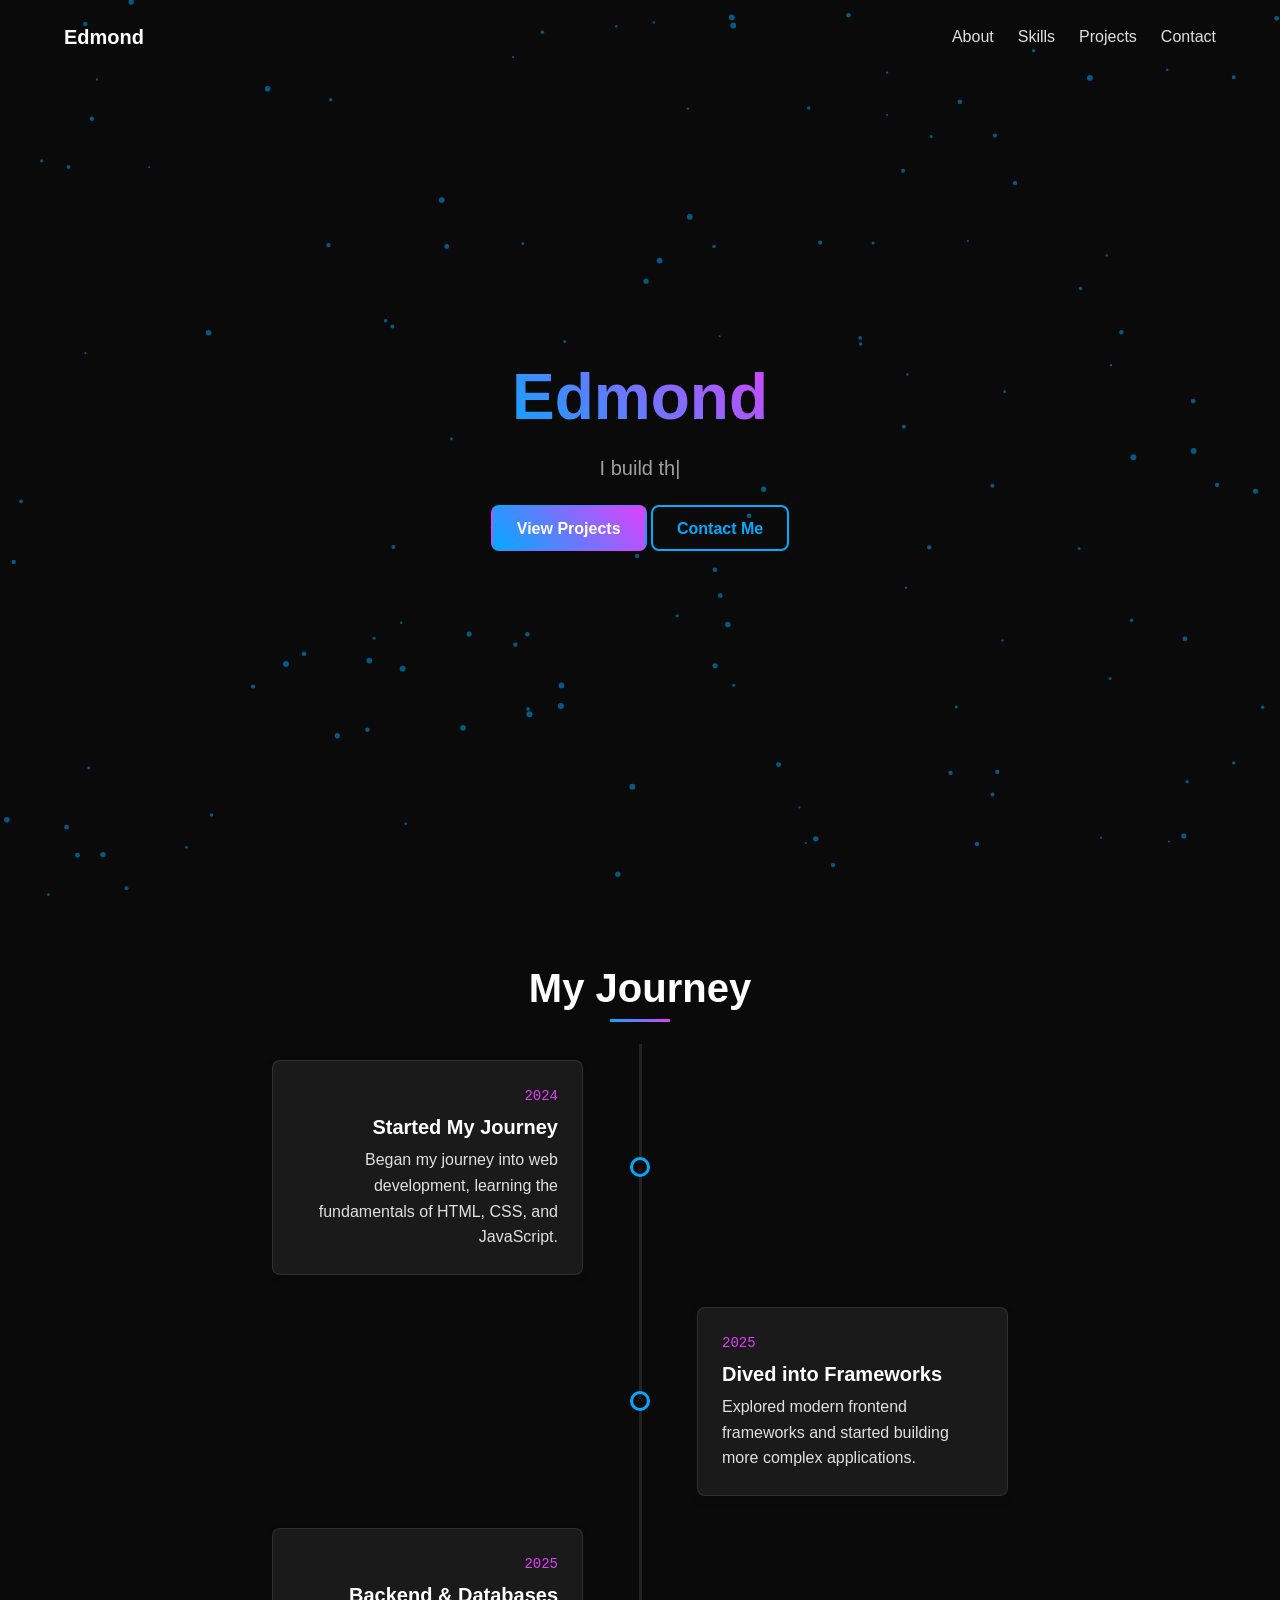
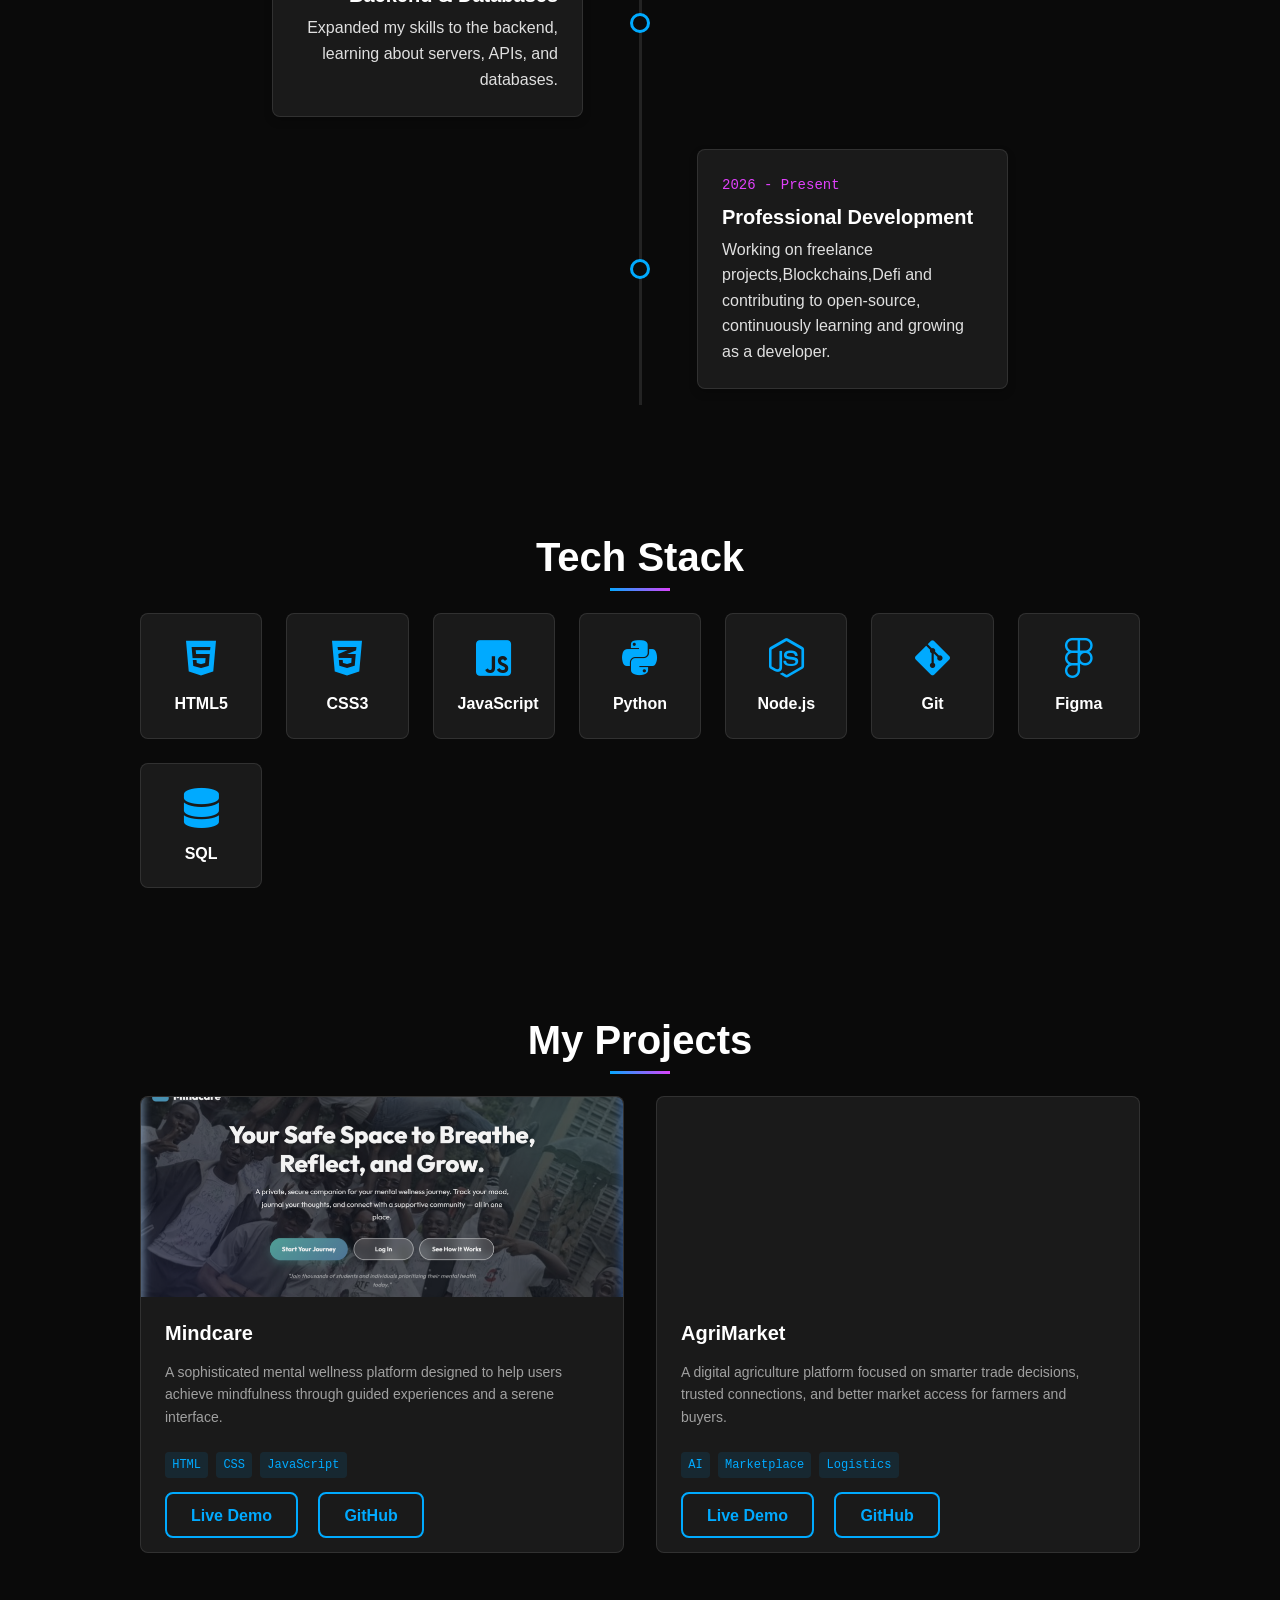
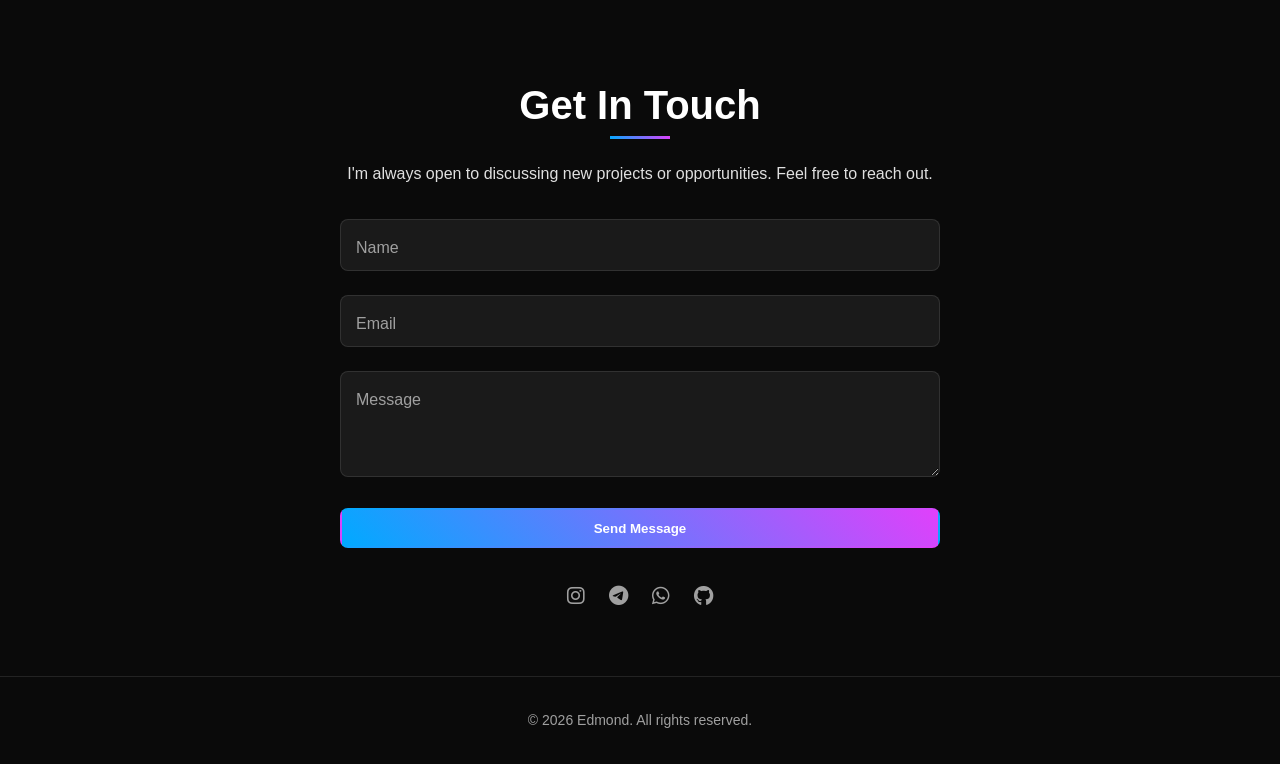
<file: index.html>
<!DOCTYPE html>
<html lang="en">
<head>
    <meta charset="UTF-8">
    <meta name="viewport" content="width=device-width, initial-scale=1.0">
    <title>Edmond | Developer Portfolio</title>
    <link rel="stylesheet" href="style.css">
    <link rel="stylesheet" href="https://cdnjs.cloudflare.com/ajax/libs/font-awesome/6.0.0/css/all.min.css">
</head>
<body>
    <nav class="navbar">
        <div class="navbar-container">
            <a class="nav-logo" href="#hero">Edmond</a>
            <div class="nav-menu">
                <a href="#about">About</a>
                <a href="#skills">Skills</a>
                <a href="#projects">Projects</a>
                <a href="#contact">Contact</a>
            </div>
            <button class="hamburger" aria-label="Toggle menu">
                <span></span>
                <span></span>
            </button>
        </div>
    </nav>

    <main>
        <section id="hero" class="hero-section">
            <div class="hero-content">
                <h1 class="hero-name">Edmond</h1>
                <p class="hero-tagline">
                    <span class="typing-text"></span>
                </p>
                <div class="hero-cta">
                    <a href="#projects" class="btn btn-primary">View Projects</a>
                    <a href="#contact" class="btn btn-secondary">Contact Me</a>
                </div>
            </div>
            <canvas id="hero-canvas"></canvas>
        </section>

        <section id="about" class="content-section">
            <h2 class="section-title">My Journey</h2>
            <div class="timeline">
                <!-- Timeline items will be injected by JS -->
            </div>
        </section>

        <section id="skills" class="content-section">
            <h2 class="section-title">Tech Stack</h2>
            <div class="skills-grid">
                <!-- Skill cards will be injected by JS -->
            </div>
        </section>

        <section id="projects" class="content-section">
            <h2 class="section-title">My Projects</h2>
            <div class="projects-grid">
                <!-- Project cards will be injected by JS -->
            </div>
        </section>

        <section id="contact" class="content-section">
            <h2 class="section-title">Get In Touch</h2>
            <div class="contact-container">
                <p>I'm always open to discussing new projects or opportunities. Feel free to reach out.</p>
                <form id="contact-form" class="contact-form">
                    <div class="form-group">
                        <input type="text" id="name" name="name" required>
                        <label for="name">Name</label>
                    </div>
                    <div class="form-group">
                        <input type="email" id="email" name="email" required>
                        <label for="email">Email</label>
                    </div>
                    <div class="form-group">
                        <textarea id="message" name="message" rows="4" required></textarea>
                        <label for="message">Message</label>
                    </div>
                    <button type="submit" class="btn btn-primary">Send Message</button>
                </form>
                <div class="social-links">
                     <a href="https://www.instagram.com/_chapelle._/" target="_blank" rel="noopener noreferrer" aria-label="Instagram"><i class="fab fa-instagram"></i></a>
                    <a href="https://t.me/troybug" target="_blank" rel="noopener noreferrer" aria-label="Telegram"><i class="fab fa-telegram"></i></a>
                    <a href="https://wa.me/254798150436" target="_blank" rel="noopener noreferrer" aria-label="WhatsApp"><i class="fab fa-whatsapp"></i></a>
                    <a href="https://github.com/edm-ond" target="_blank" rel="noopener noreferrer" aria-label="GitHub"><i class="fab fa-github"></i></a>
                </div>
            </div>
        </section>
    </main>

    <footer class="footer">
        <p>&copy; 2026 Edmond. All rights reserved.</p>
    </footer>

    <script src="script.js"></script>
</body>
</html>
</file>
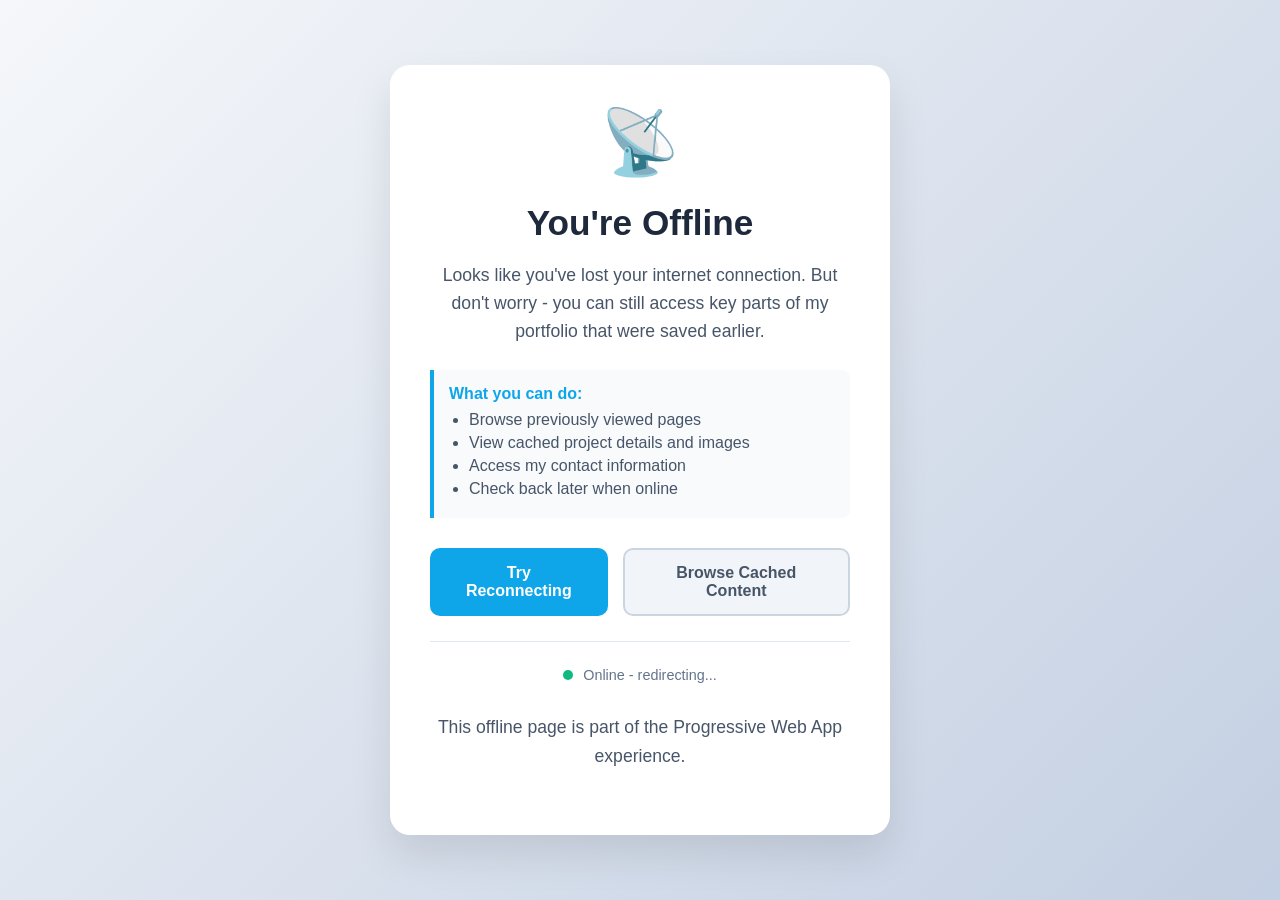
<file: offline.html>
<!DOCTYPE html>
<html lang="en">
<head>
    <meta charset="UTF-8">
    <meta name="viewport" content="width=device-width, initial-scale=1.0">
    <title>Offline | My Portfolio</title>
    <style>
        /* Reset and base styles */
        * {
            margin: 0;
            padding: 0;
            box-sizing: border-box;
        }

        body {
            font-family: -apple-system, BlinkMacSystemFont, 'Segoe UI', Roboto, Oxygen, Ubuntu, sans-serif;
            background: linear-gradient(135deg, #f5f7fa 0%, #c3cfe2 100%);
            min-height: 100vh;
            display: flex;
            align-items: center;
            justify-content: center;
            color: #333;
            padding: 20px;
        }

        /* Offline container */
        .offline-container {
            max-width: 500px;
            text-align: center;
            background: white;
            border-radius: 20px;
            padding: 40px;
            box-shadow: 0 20px 40px rgba(0, 0, 0, 0.1);
            animation: fadeIn 0.6s ease-out;
        }

        /* Icon styling */
        .offline-icon {
            font-size: 64px;
            margin-bottom: 20px;
            color: #64748b;
        }

        /* Heading and text */
        h1 {
            font-size: 2.2rem;
            margin-bottom: 15px;
            color: #1e293b;
            line-height: 1.3;
        }

        p {
            font-size: 1.1rem;
            line-height: 1.6;
            margin-bottom: 25px;
            color: #475569;
        }

        /* Hint section */
        .hint {
            background: #f8fafc;
            border-left: 4px solid #0ea5e9;
            padding: 15px;
            margin: 25px 0;
            text-align: left;
            border-radius: 0 8px 8px 0;
        }

        .hint h3 {
            color: #0ea5e9;
            margin-bottom: 8px;
            font-size: 1rem;
        }

        .hint ul {
            padding-left: 20px;
        }

        .hint li {
            margin-bottom: 5px;
            color: #475569;
        }

        /* Action buttons */
        .actions {
            display: flex;
            gap: 15px;
            justify-content: center;
            margin-top: 30px;
        }

        .btn {
            padding: 14px 28px;
            border-radius: 10px;
            font-weight: 600;
            font-size: 1rem;
            cursor: pointer;
            transition: all 0.3s ease;
            border: none;
            text-decoration: none;
            display: inline-block;
        }

        .btn-primary {
            background: #0ea5e9;
            color: white;
        }

        .btn-primary:hover {
            background: #0284c7;
            transform: translateY(-2px);
            box-shadow: 0 5px 15px rgba(14, 165, 233, 0.3);
        }

        .btn-secondary {
            background: #f1f5f9;
            color: #475569;
            border: 2px solid #cbd5e1;
        }

        .btn-secondary:hover {
            background: #e2e8f0;
            transform: translateY(-2px);
        }

        /* Status indicator */
        .status {
            display: flex;
            align-items: center;
            justify-content: center;
            gap: 10px;
            margin-top: 25px;
            padding-top: 25px;
            border-top: 1px solid #e2e8f0;
            color: #64748b;
            font-size: 0.9rem;
        }

        .status-dot {
            width: 10px;
            height: 10px;
            border-radius: 50%;
            background: #ef4444;
            animation: pulse 2s infinite;
        }

        /* Footer */
        .footer {
            margin-top: 30px;
            font-size: 0.9rem;
            color: #94a3b8;
        }

        /* Animations */
        @keyframes fadeIn {
            from {
                opacity: 0;
                transform: translateY(20px);
            }
            to {
                opacity: 1;
                transform: translateY(0);
            }
        }

        @keyframes pulse {
            0%, 100% {
                opacity: 1;
            }
            50% {
                opacity: 0.5;
            }
        }

        /* Responsive */
        @media (max-width: 600px) {
            .offline-container {
                padding: 30px 20px;
                margin: 10px;
            }
            
            .actions {
                flex-direction: column;
            }
            
            .btn {
                width: 100%;
            }
            
            h1 {
                font-size: 1.8rem;
            }
        }

        /* Dark mode support */
        @media (prefers-color-scheme: dark) {
            body {
                background: linear-gradient(135deg, #1e293b 0%, #0f172a 100%);
                color: #e2e8f0;
            }
            
            .offline-container {
                background: #334155;
                color: #e2e8f0;
            }
            
            h1 {
                color: #f1f5f9;
            }
            
            p {
                color: #cbd5e1;
            }
            
            .hint {
                background: #475569;
                color: #e2e8f0;
            }
            
            .hint li {
                color: #cbd5e1;
            }
            
            .btn-secondary {
                background: #475569;
                color: #e2e8f0;
                border-color: #64748b;
            }
            
            .btn-secondary:hover {
                background: #64748b;
            }
            
            .status {
                border-top-color: #475569;
                color: #94a3b8;
            }
            
            .footer {
                color: #64748b;
            }
        }
    </style>
</head>
<body>
    <div class="offline-container">
        <!-- Icon -->
        <div class="offline-icon">📡</div>
        
        <!-- Main message -->
        <h1>You're Offline</h1>
        <p>Looks like you've lost your internet connection. But don't worry - you can still access key parts of my portfolio that were saved earlier.</p>
        
        <!-- Helpful hints -->
        <div class="hint">
            <h3>What you can do:</h3>
            <ul>
                <li>Browse previously viewed pages</li>
                <li>View cached project details and images</li>
                <li>Access my contact information</li>
                <li>Check back later when online</li>
            </ul>
        </div>
        
        <!-- Action buttons -->
        <div class="actions">
            <button class="btn btn-primary" onclick="retryConnection()">Try Reconnecting</button>
            <button class="btn btn-secondary" onclick="goToCachedContent()">Browse Cached Content</button>
        </div>
        
        <!-- Connection status -->
        <div class="status">
            <div class="status-dot"></div>
            <span>Waiting for network connection...</span>
        </div>
        
        <!-- Footer note -->
        <div class="footer">
            <p>This offline page is part of the Progressive Web App experience.</p>
        </div>
    </div>

    <script>
        // Try to reconnect
        function retryConnection() {
            const btn = document.querySelector('.btn-primary');
            const originalText = btn.textContent;
            const statusDot = document.querySelector('.status-dot');
            const statusText = document.querySelector('.status span');
            
            // Update UI
            btn.textContent = 'Checking...';
            btn.disabled = true;
            statusText.textContent = 'Checking network connection...';
            
            // Try to fetch a small file
            fetch(window.location.origin + '/?cache-test=' + Date.now())
                .then(response => {
                    if (response.ok) {
                        statusDot.style.background = '#10b981';
                        statusText.textContent = 'Connected! Reloading...';
                        setTimeout(() => {
                            window.location.reload();
                        }, 1000);
                    }
                })
                .catch(() => {
                    // Still offline
                    setTimeout(() => {
                        btn.textContent = originalText;
                        btn.disabled = false;
                        statusText.textContent = 'Still offline. Try again?';
                        alert('Still offline. Please check your connection.');
                    }, 1000);
                });
        }
        
        // Navigate to cached homepage
        function goToCachedContent() {
            const btn = document.querySelector('.btn-secondary');
            btn.textContent = 'Loading...';
            
            // Try to load cached index page
            caches.match('/')
                .then(response => {
                    if (response) {
                        window.location.href = '/';
                    } else {
                        // Fallback to trying index.html directly
                        window.location.href = '/index.html';
                    }
                })
                .catch(() => {
                    window.location.href = '/index.html';
                });
        }
        
        // Listen for online/offline events
        window.addEventListener('online', () => {
            const statusDot = document.querySelector('.status-dot');
            const statusText = document.querySelector('.status span');
            statusDot.style.background = '#10b981';
            statusText.textContent = 'You are back online!';
            
            // Auto-reload after 2 seconds
            setTimeout(() => {
                window.location.reload();
            }, 2000);
        });
        
        window.addEventListener('offline', () => {
            const statusDot = document.querySelector('.status-dot');
            const statusText = document.querySelector('.status span');
            statusDot.style.background = '#ef4444';
            statusText.textContent = 'Connection lost. You are offline.';
        });
        
        // Check initial connection status
        if (navigator.onLine) {
            document.querySelector('.status-dot').style.background = '#10b981';
            document.querySelector('.status span').textContent = 'Online - redirecting...';
            setTimeout(() => {
                window.location.href = '/';
            }, 1500);
        }
    </script>
</body>
</html>
</file>
<file: style.css>
/* =================================================================
   DESIGN SYSTEM & THEME
   ================================================================= */
:root {
    /* Color Palette */
    --color-background: #0a0a0a;
    --color-surface: #1a1a1a;
    --color-primary: #00aaff;
    --color-secondary: #e040fb;
    --color-text: #e0e0e0;
    --color-text-muted: #a0a0a0;
    --color-border: rgba(255, 255, 255, 0.1);

    /* Gradients */
    --gradient-primary: linear-gradient(45deg, var(--color-primary), var(--color-secondary));
    --gradient-glow: radial-gradient(circle, rgba(0, 170, 255, 0.2) 0%, rgba(0, 170, 255, 0) 70%);

    /* Typography */
    --font-primary: 'Poppins', sans-serif;
    --font-monospace: 'Roboto Mono', monospace;
    --fs-base: 16px;
    --fs-sm: 0.875rem;
    --fs-md: 1rem;
    --fs-lg: 1.25rem;
    --fs-xl: 1.5rem;
    --fs-xxl: 2.5rem;
    --fs-display: 4rem;

    /* Spacing */
    --space-xs: 0.5rem;
    --space-sm: 1rem;
    --space-md: 1.5rem;
    --space-lg: 2rem;
    --space-xl: 4rem;

    /* Effects */
    --shadow-sm: 0 4px 8px rgba(0, 0, 0, 0.2);
    --shadow-md: 0 8px 24px rgba(0, 0, 0, 0.3);
    --shadow-glow: 0 0 20px var(--color-primary), 0 0 30px var(--color-primary);
    --border-radius: 8px;
    --transition-fast: all 0.2s ease-in-out;
    --transition-slow: all 0.4s ease-in-out;
}

/* =================================================================
   BASE & RESET STYLES
   ================================================================= */
*, *::before, *::after {
    box-sizing: border-box;
    margin: 0;
    padding: 0;
}

html {
    scroll-behavior: smooth;
    font-size: var(--fs-base);
}

body {
    background-color: var(--color-background);
    color: var(--color-text);
    font-family: var(--font-primary);
    line-height: 1.6;
    overflow-x: hidden;
}

h1, h2, h3, h4, h5, h6 {
    font-weight: 600;
    line-height: 1.2;
    color: #fff;
}

a {
    color: var(--color-primary);
    text-decoration: none;
    transition: var(--transition-fast);
}

a:hover {
    color: var(--color-secondary);
}

img {
    max-width: 100%;
    display: block;
}

/* =================================================================
   NAVIGATION BAR
   ================================================================= */
.navbar {
    position: fixed;
    top: 0;
    left: 0;
    width: 100%;
    padding: var(--space-sm) 0;
    z-index: 1000;
    background-color: transparent;
    transition: background-color 0.3s, backdrop-filter 0.3s;
}

.navbar.scrolled {
    background-color: rgba(10, 10, 10, 0.7);
    backdrop-filter: blur(10px);
    border-bottom: 1px solid var(--color-border);
}

.navbar-container {
    width: 90%;
    max-width: 1200px;
    margin: 0 auto;
    display: flex;
    justify-content: space-between;
    align-items: center;
}

.nav-logo {
    font-size: var(--fs-lg);
    font-weight: 700;
    color: #fff;
}

.nav-menu {
    display: flex;
    gap: var(--space-md);
}

.nav-menu a {
    color: var(--color-text);
    font-weight: 500;
    position: relative;
    padding: var(--space-xs) 0;
}

.nav-menu a::after {
    content: '';
    position: absolute;
    bottom: 0;
    left: 0;
    width: 0;
    height: 2px;
    background: var(--gradient-primary);
    transition: var(--transition-fast);
}

.nav-menu a:hover::after {
    width: 100%;
}

.hamburger {
    display: none;
    background: none;
    border: none;
    cursor: pointer;
    z-index: 1001;
}

.hamburger span {
    display: block;
    width: 25px;
    height: 2px;
    background-color: #fff;
    margin: 5px 0;
    transition: var(--transition-slow);
}

/* =================================================================
   HERO SECTION
   ================================================================= */
.hero-section {
    min-height: 100vh;
    display: flex;
    align-items: center;
    justify-content: center;
    text-align: center;
    position: relative;
    overflow: hidden;
}

#hero-canvas {
    position: absolute;
    top: 0;
    left: 0;
    width: 100%;
    height: 100%;
    z-index: -1;
}

.hero-content {
    z-index: 1;
    animation: fadeIn 1s ease-in-out;
}

.hero-name {
    font-size: var(--fs-display);
    font-weight: 700;
    background: var(--gradient-primary);
    -webkit-background-clip: text;
    -webkit-text-fill-color: transparent;
    margin-bottom: var(--space-sm);
}

.hero-tagline {
    font-size: var(--fs-lg);
    color: var(--color-text-muted);
    margin-bottom: var(--space-lg);
    min-height: 1.6em; /* Prevent layout shift */
}

.hero-tagline .typing-text::after {
    content: '|';
    animation: blink 0.7s infinite;
}

/* =================================================================
   BUTTONS
   ================================================================= */
.btn {
    padding: 0.8em 1.5em;
    border-radius: var(--border-radius);
    font-weight: 600;
    transition: var(--transition-fast);
    border: 2px solid transparent;
}

.btn-primary {
    background: var(--gradient-primary);
    color: #fff;
}

.btn-primary:hover {
    color: #fff;
    box-shadow: var(--shadow-glow);
    transform: translateY(-3px);
}

.btn-secondary {
    border-color: var(--color-primary);
    color: var(--color-primary);
}

.btn-secondary:hover {
    background-color: var(--color-primary);
    color: #fff;
}

/* =================================================================
   GENERAL CONTENT SECTIONS
   ================================================================= */
.content-section {
    padding: var(--space-xl) 0;
    width: 90%;
    max-width: 1000px;
    margin: 0 auto;
    opacity: 0;
    transform: translateY(50px);
    transition: opacity 0.6s, transform 0.6s;
}

.content-section.visible {
    opacity: 1;
    transform: translateY(0);
}

.section-title {
    font-size: var(--fs-xxl);
    text-align: center;
    margin-bottom: var(--space-lg);
    position: relative;
}

.section-title::after {
    content: '';
    position: absolute;
    bottom: -10px;
    left: 50%;
    transform: translateX(-50%);
    width: 60px;
    height: 3px;
    background: var(--gradient-primary);
}

/* =================================================================
   ABOUT / TIMELINE SECTION
   ================================================================= */
.timeline {
    position: relative;
    max-width: 800px;
    margin: 0 auto;
}

.timeline::after {
    content: '';
    position: absolute;
    width: 3px;
    background: var(--color-border);
    top: 0;
    bottom: 0;
    left: 50%;
    margin-left: -1.5px;
}

.timeline-item {
    padding: var(--space-sm) var(--space-lg);
    position: relative;
    width: 50%;
}

.timeline-item:nth-child(odd) {
    left: 0;
    padding-right: calc(var(--space-lg) + 25px);
    text-align: right;
}

.timeline-item:nth-child(even) {
    left: 50%;
    padding-left: calc(var(--space-lg) + 25px);
}

.timeline-item::after {
    content: '';
    position: absolute;
    width: 20px;
    height: 20px;
    right: -10px;
    background-color: var(--color-background);
    border: 3px solid var(--color-primary);
    top: 50%;
    transform: translateY(-50%);
    border-radius: 50%;
    z-index: 1;
}

.timeline-item:nth-child(even)::after {
    left: -10px;
}

.timeline-content {
    padding: var(--space-md);
    background: var(--color-surface);
    border-radius: var(--border-radius);
    border: 1px solid var(--color-border);
    box-shadow: var(--shadow-sm);
}

.timeline-date {
    font-size: var(--fs-sm);
    color: var(--color-secondary);
    margin-bottom: var(--space-xs);
    font-family: var(--font-monospace);
}

.timeline-title {
    font-size: var(--fs-lg);
    margin-bottom: var(--space-xs);
}

/* =================================================================
   SKILLS SECTION
   ================================================================= */
.skills-grid {
    display: grid;
    grid-template-columns: repeat(auto-fill, minmax(120px, 1fr));
    gap: var(--space-md);
}

.skill-card {
    background: var(--color-surface);
    border: 1px solid var(--color-border);
    border-radius: var(--border-radius);
    padding: var(--space-md);
    text-align: center;
    transition: var(--transition-fast);
}

.skill-card:hover {
    transform: translateY(-5px);
    box-shadow: var(--shadow-md);
    border-color: var(--color-primary);
}

.skill-card i {
    font-size: 2.5rem;
    margin-bottom: var(--space-sm);
    color: var(--color-primary);
}

.skill-card h3 {
    font-size: var(--fs-md);
}

/* =================================================================
   PROJECTS SECTION
   ================================================================= */
.projects-grid {
    display: grid;
    grid-template-columns: repeat(auto-fit, minmax(300px, 1fr));
    gap: var(--space-lg);
}

.project-card {
    background: var(--color-surface);
    border-radius: var(--border-radius);
    overflow: hidden;
    border: 1px solid var(--color-border);
    transition: var(--transition-slow);
    position: relative;
}

.project-card:hover {
    transform: scale(1.03);
    box-shadow: var(--shadow-md);
}

.project-image {
    height: 200px;
    background-size: cover;
    background-position: center;
    filter: grayscale(50%);
    transition: var(--transition-slow);
}

.project-card:hover .project-image {
    filter: grayscale(0%);
}

.project-content {
    padding: var(--space-md);
}

.project-title {
    font-size: var(--fs-lg);
    margin-bottom: var(--space-sm);
}

.project-description {
    font-size: var(--fs-sm);
    color: var(--color-text-muted);
    margin-bottom: var(--space-md);
}

.project-tech {
    display: flex;
    flex-wrap: wrap;
    gap: var(--space-xs);
    margin-bottom: var(--space-md);
}

.tech-tag {
    background-color: rgba(0, 170, 255, 0.1);
    color: var(--color-primary);
    padding: 0.3em 0.6em;
    border-radius: 4px;
    font-size: 0.75rem;
    font-family: var(--font-monospace);
}

.project-links a {
    margin-right: var(--space-sm);
}

/* =================================================================
   CONTACT SECTION
   ================================================================= */
.contact-container {
    max-width: 600px;
    margin: 0 auto;
    text-align: center;
}

.contact-form {
    margin-top: var(--space-lg);
    display: flex;
    flex-direction: column;
    gap: var(--space-md);
}

.form-group {
    position: relative;
}

.form-group input,
.form-group textarea {
    width: 100%;
    padding: var(--space-sm);
    background: var(--color-surface);
    border: 1px solid var(--color-border);
    border-radius: var(--border-radius);
    color: var(--color-text);
    font-family: inherit;
    font-size: var(--fs-md);
}

.form-group input:focus,
.form-group textarea:focus {
    outline: none;
    border-color: var(--color-primary);
}

.form-group label {
    position: absolute;
    top: var(--space-sm);
    left: var(--space-sm);
    color: var(--color-text-muted);
    pointer-events: none;
    transition: var(--transition-fast);
}

.form-group input:focus + label,
.form-group input:valid + label,
.form-group textarea:focus + label,
.form-group textarea:valid + label {
    top: -0.75em;
    left: var(--space-sm);
    font-size: var(--fs-sm);
    color: var(--color-primary);
    background-color: var(--color-surface);
    padding: 0 0.3em;
}

.social-links {
    margin-top: var(--space-lg);
    display: flex;
    justify-content: center;
    gap: var(--space-md);
}

.social-links a {
    font-size: var(--fs-lg);
    color: var(--color-text-muted);
}

.social-links a:hover {
    color: var(--color-primary);
    transform: scale(1.2);
}

/* =================================================================
   FOOTER
   ================================================================= */
.footer {
    text-align: center;
    padding: var(--space-lg) 0;
    border-top: 1px solid var(--color-border);
    color: var(--color-text-muted);
    font-size: var(--fs-sm);
}

/* =================================================================
   ANIMATIONS & KEYFRAMES
   ================================================================= */
@keyframes fadeIn {
    from { opacity: 0; transform: translateY(20px); }
    to { opacity: 1; transform: translateY(0); }
}

@keyframes blink {
    50% { opacity: 0; }
}

/* =================================================================
   RESPONSIVE DESIGN
   ================================================================= */
@media (max-width: 768px) {
    :root {
        --fs-display: 3rem;
        --fs-xxl: 2rem;
    }

    .nav-menu {
        position: fixed;
        top: 0;
        right: -100%;
        width: 100%;
        height: 100vh;
        background-color: rgba(10, 10, 10, 0.95);
        backdrop-filter: blur(10px);
        flex-direction: column;
        justify-content: center;
        align-items: center;
        gap: var(--space-lg);
        transition: right 0.4s ease-in-out;
    }

    .nav-menu.active {
        right: 0;
    }

    .hamburger {
        display: block;
    }

    .hamburger.active span:nth-child(1) {
        transform: rotate(45deg) translate(5px, 5px);
    }
    .hamburger.active span:nth-child(2) {
        transform: rotate(-45deg) translate(5px, -5px);
    }

    .timeline::after {
        left: 20px;
    }

    .timeline-item {
        width: 100%;
        padding-left: calc(20px + var(--space-lg));
        padding-right: 0;
        text-align: left !important;
        left: 0 !important;
    }

    .timeline-item::after {
        left: 10px;
    }
}
</file>
